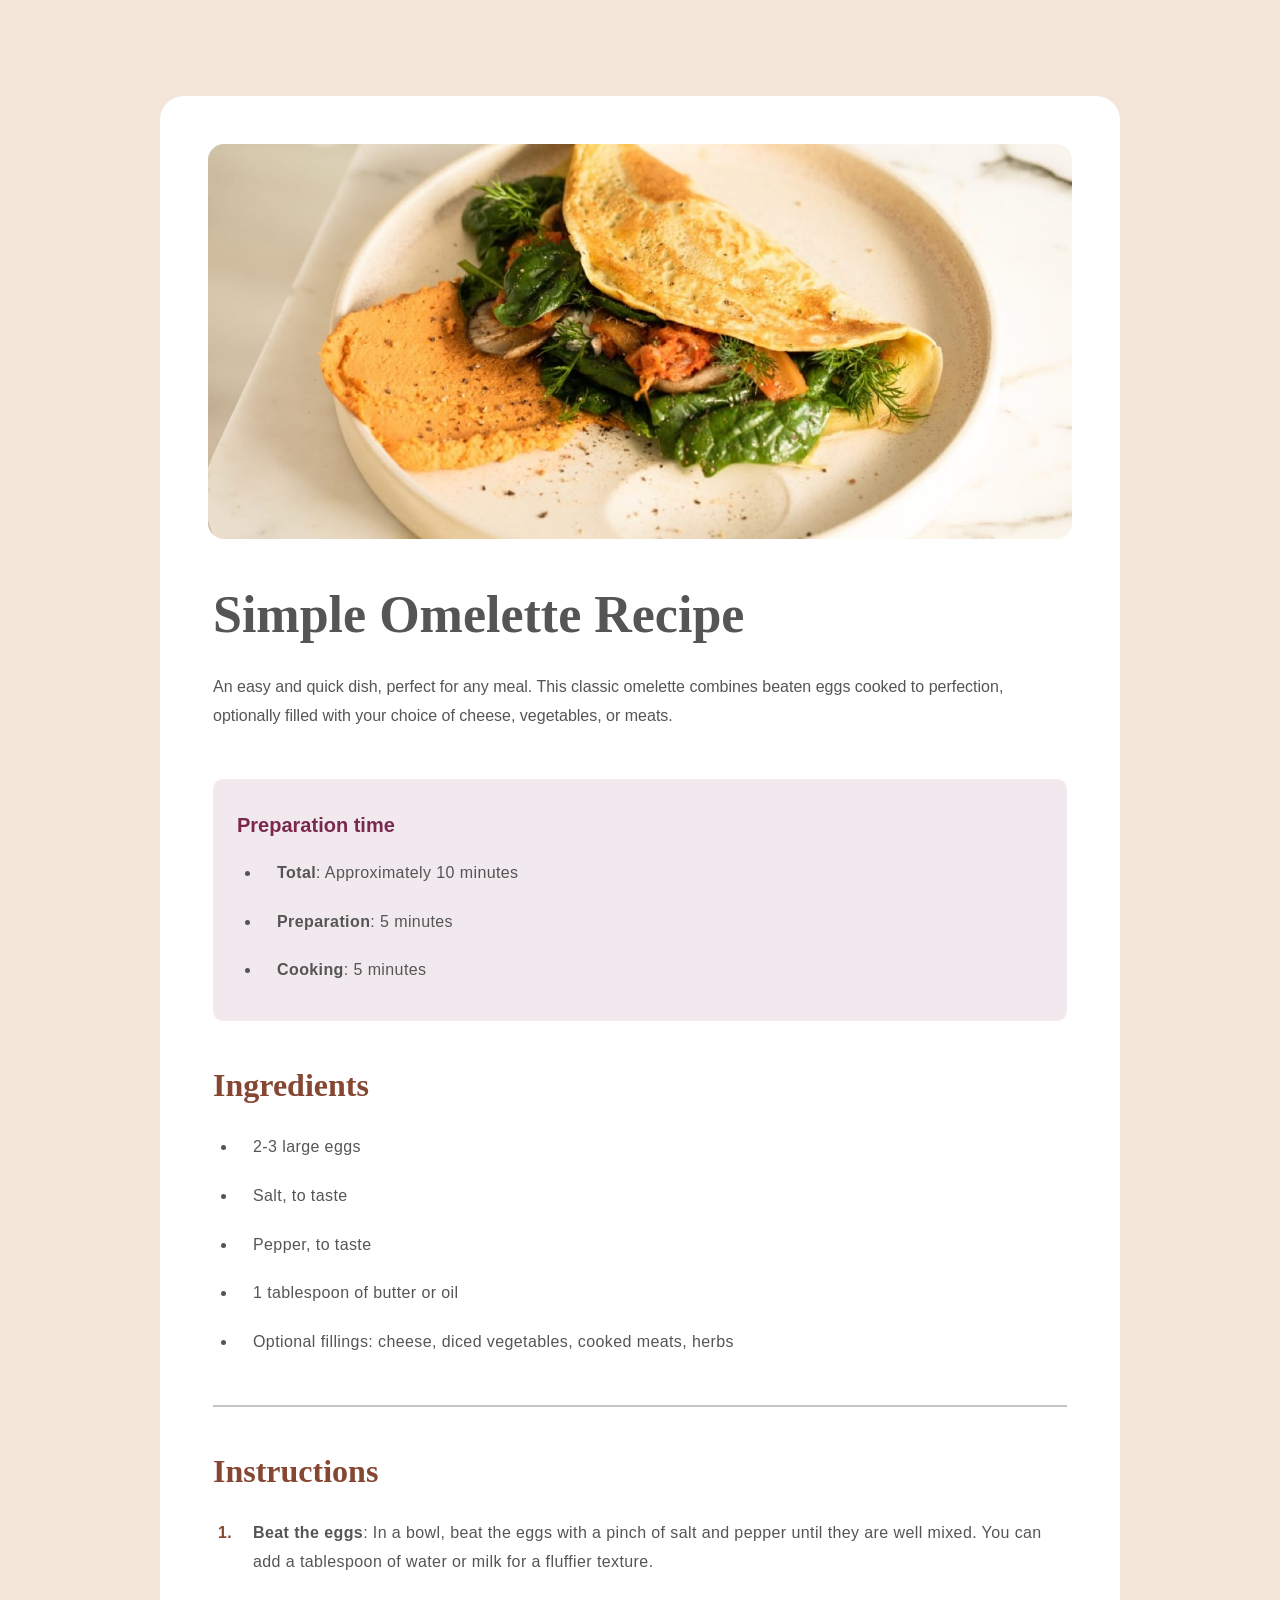
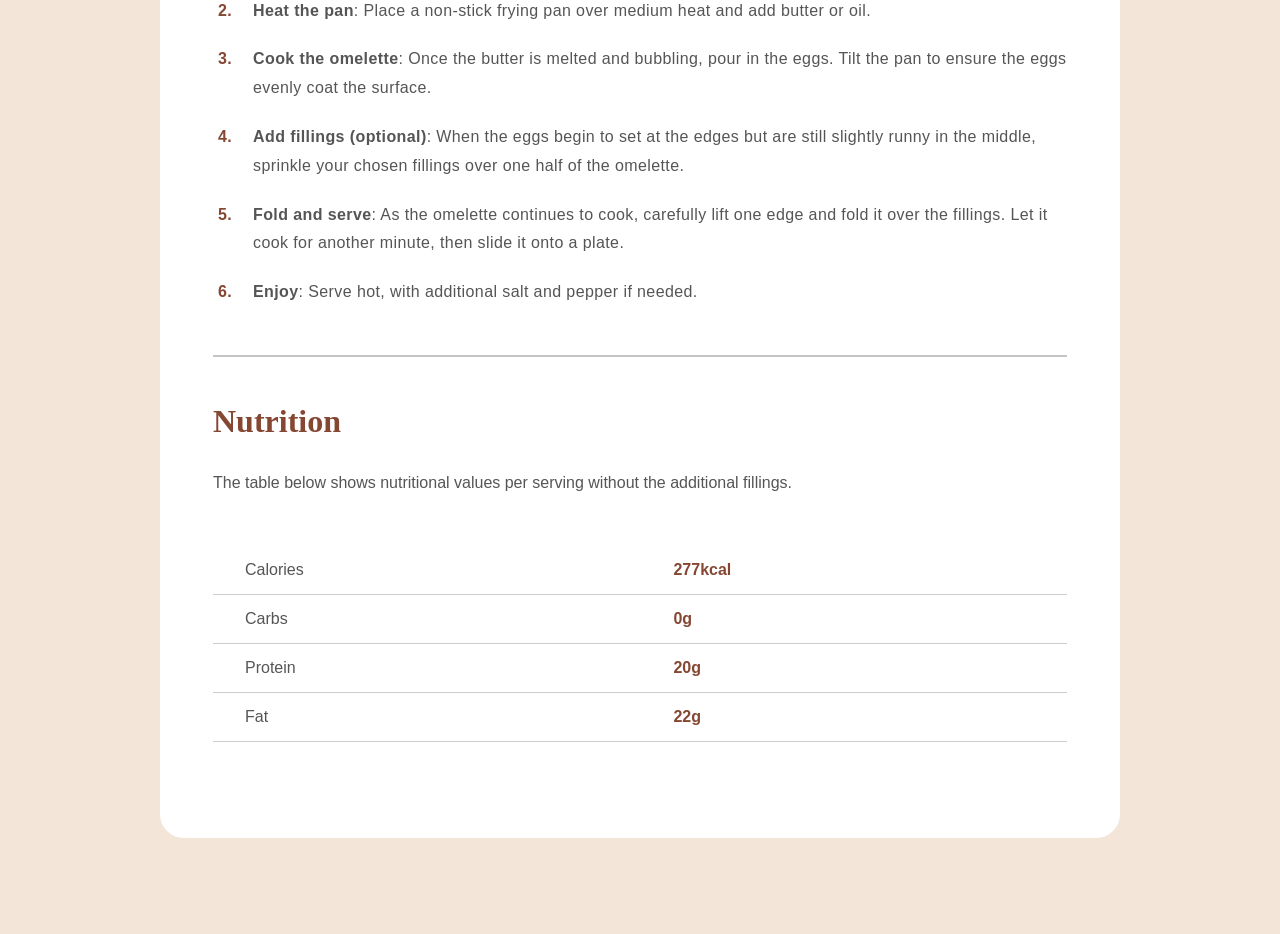
<file: 1 - PrimeiroProjeto/index.html>
<!DOCTYPE html>
<html lang="en">
<head>
  <meta charset="UTF-8">
  <meta name="viewport" content="width=device-width, initial-scale=1.0">
  <link rel="icon" type="image/png" sizes="32x32" href="CSS/img/favicon-32x32.png">

  <link rel="stylesheet" href="CSS/style.css">
  <link rel="stylesheet" href="CSS/queries.css">
  <link rel="stylesheet" href="https://fonts.google.com/specimen/Young+Serif">
  <title>front end Mentor</title>
  <link rel="stylesheet" href="https://fonts.google.com/specimen/Outfit">
</head>

<body>
  <section class="section-meals">
    <img src="CSS/img/image-omelette.jpeg" class="banner" alt="taco mexicano"> <!-- invisivel no layout Desktop e visivel no layout Mobile -->
    <div class="container">
      <img src="CSS/img/image-omelette.jpeg" class="meals-banner" alt="taco mexicano">
      <div class="meals-content">
        <h2 class="meals-title">Simple Omelette Recipe</h2>
        <p class="meals-text">An easy and quick dish, perfect for any meal. This classic omelette combines beaten eggs cooked 
          to perfection, optionally filled with your choice of cheese, vegetables, or meats.</p>
        <div class="preparation-content">
          <h3 class="preparation-title">Preparation time</h3>
          <ul class="preparation-list">
            <li class="preparation-item"><strong>Total</strong>: Approximately 10 minutes</li>
            <li class="preparation-item"><strong>Preparation</strong>: 5 minutes</li>
            <li class="preparation-item"><strong>Cooking</strong>: 5 minutes</li>
          </ul>
        </div>
        <h2 class="meals-subtitle">Ingredients</h2>
        <ul class="ingredients-list">
          <li class="ingredients-item">2-3 large eggs</li>
          <li class="ingredients-item">Salt, to taste</li>
          <li class="ingredients-item">Pepper, to taste</li>
          <li class="ingredients-item">1 tablespoon of butter or oil</li>
          <li class="ingredients-item">Optional fillings: cheese, diced vegetables, cooked meats, herbs</li>
        </ul>
        <hr class="line-bottom">
        <h2 class="meals-subtitle">Instructions</h2>
        <ol class="instructions-list">
          <li class="instructions-item"><strong>Beat the eggs</strong>: In a bowl, beat the eggs with a pinch of salt and pepper until they are well mixed. 
            You can add a tablespoon of water or milk for a fluffier texture.</li>
          <li class="instructions-item"><strong>Heat the pan</strong>: Place a non-stick frying pan over medium heat and add butter or oil.</li>
          <li class="instructions-item"><strong>Cook the omelette</strong>: Once the butter is melted and bubbling, pour in the eggs. Tilt the pan to ensure the eggs evenly coat the surface.</li>
          <li class="instructions-item"><strong>Add fillings (optional)</strong>: When the eggs begin to set at the edges but are still slightly runny in the 
            middle, sprinkle your chosen fillings over one half of the omelette.</li>
          <li class="instructions-item"><strong>Fold and serve</strong>: As the omelette continues to cook, carefully lift one edge and fold it over the 
            fillings. Let it cook for another minute, then slide it onto a plate.</li>
          <li class="instructions-item"><strong>Enjoy</strong>: Serve hot, with additional salt and pepper if needed.</li>  
        </ol>
        <hr class="line-bottom">
        <h2 class="meals-subtitle">Nutrition</h2>
        <p class="meals-text">The table below shows nutritional values per serving without the additional fillings.</p>
        <table class="nutrition-table">       
            <tr class="nutrition-list">
              <td class="nutrition-item">Calories</td>
              <td class="nutrition-item-bold">277kcal</td>
            </tr>
            <tr class="nutrition-list">
              <td class="nutrition-item">Carbs</td>
              <td class="nutrition-item-bold">0g</td>
            </tr>
            <tr class="nutrition-list">
              <td class="nutrition-item">Protein</td>
              <td class="nutrition-item-bold">20g</td>
            </tr>
            <tr class="nutrition-list">
              <td class="nutrition-item">Fat</td>
              <td class="nutrition-item-bold">22g</td>
            </tr>
        </table>
      </div>
    </div>
  </section>
</body>

</html>
</file>
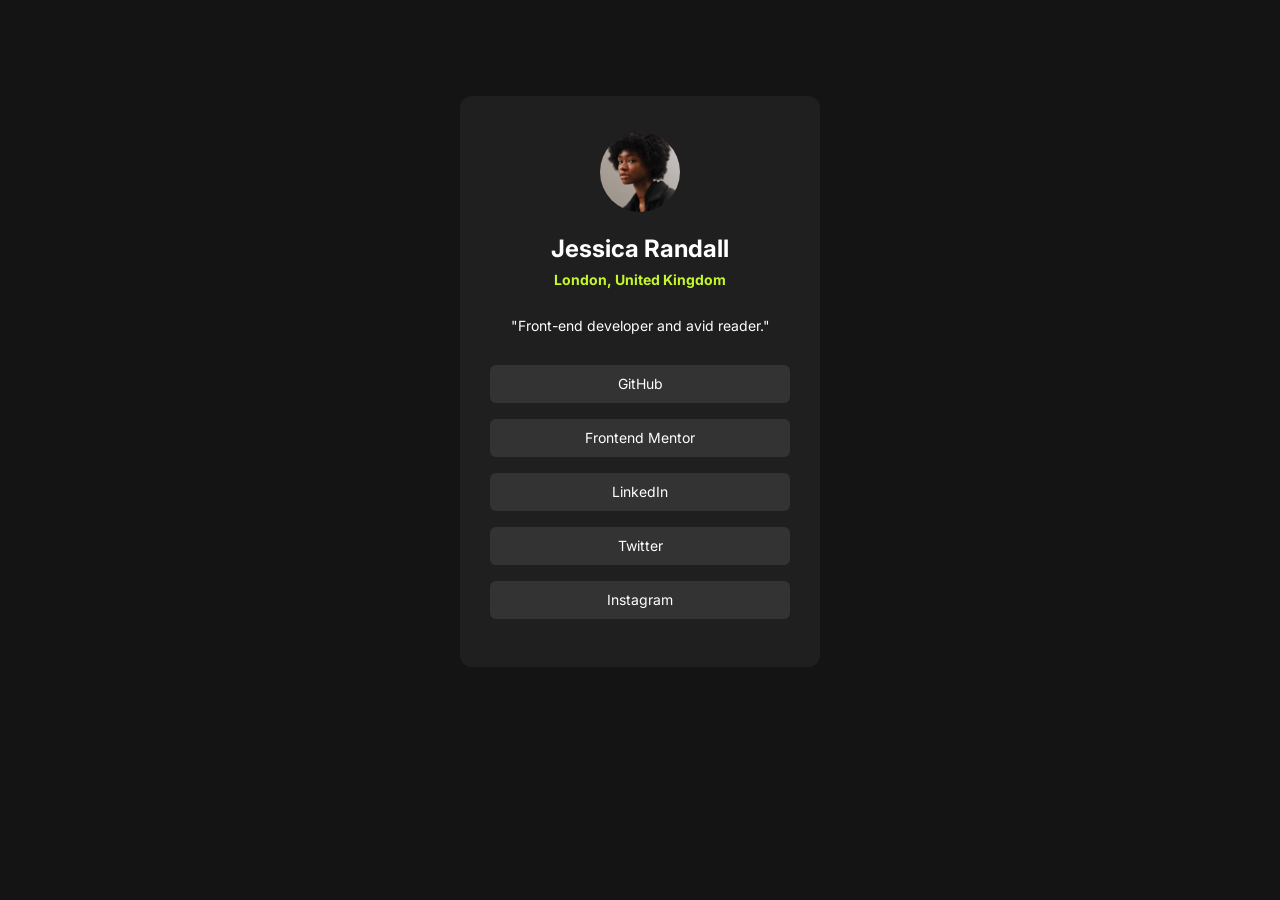
<file: 2 - PerfilDeLinksSociais/index.html>
<!DOCTYPE html>
<html lang="en">

<head>
  <meta charset="UTF-8">
  <meta name="viewport" content="width=device-width, initial-scale=1.0">
  <link rel="preconnect" href="https://fonts.googleapis.com">
  <link rel="preconnect" href="https://fonts.gstatic.com" crossorigin>
  <link href="https://fonts.googleapis.com/css2?family=Inter:ital,opsz,wght@0,14..32,100..900;1,14..32,100..900&display=swap" rel="stylesheet">
  <link rel="icon" href="CSS/img/favicon-32x32.png">

  <link rel="stylesheet" href="CSS/style.css">
  <title>Midia Social</title>
</head>
  
<body>
  <section class="midia-social">
    <div class="container">
      <img class="photo-jessica" src="CSS/img/avatar-jessica.jpeg" alt="">
      <h2 class="content-title">Jessica Randall</h2>
      <h3 class="content-subtitle">London, United Kingdom</h3>
      <p class="content-text">"Front-end developer and avid reader."</p>
      <ul class="content-list">
        <li class="content-item">GitHub</li>
        <li class="content-item">Frontend Mentor</li>
        <li class="content-item">LinkedIn</li>
        <li class="content-item">Twitter</li>
        <li class="content-item">Instagram</li>
      </ul>
    </div>
  </section>
</body>
  
</html>
</file>
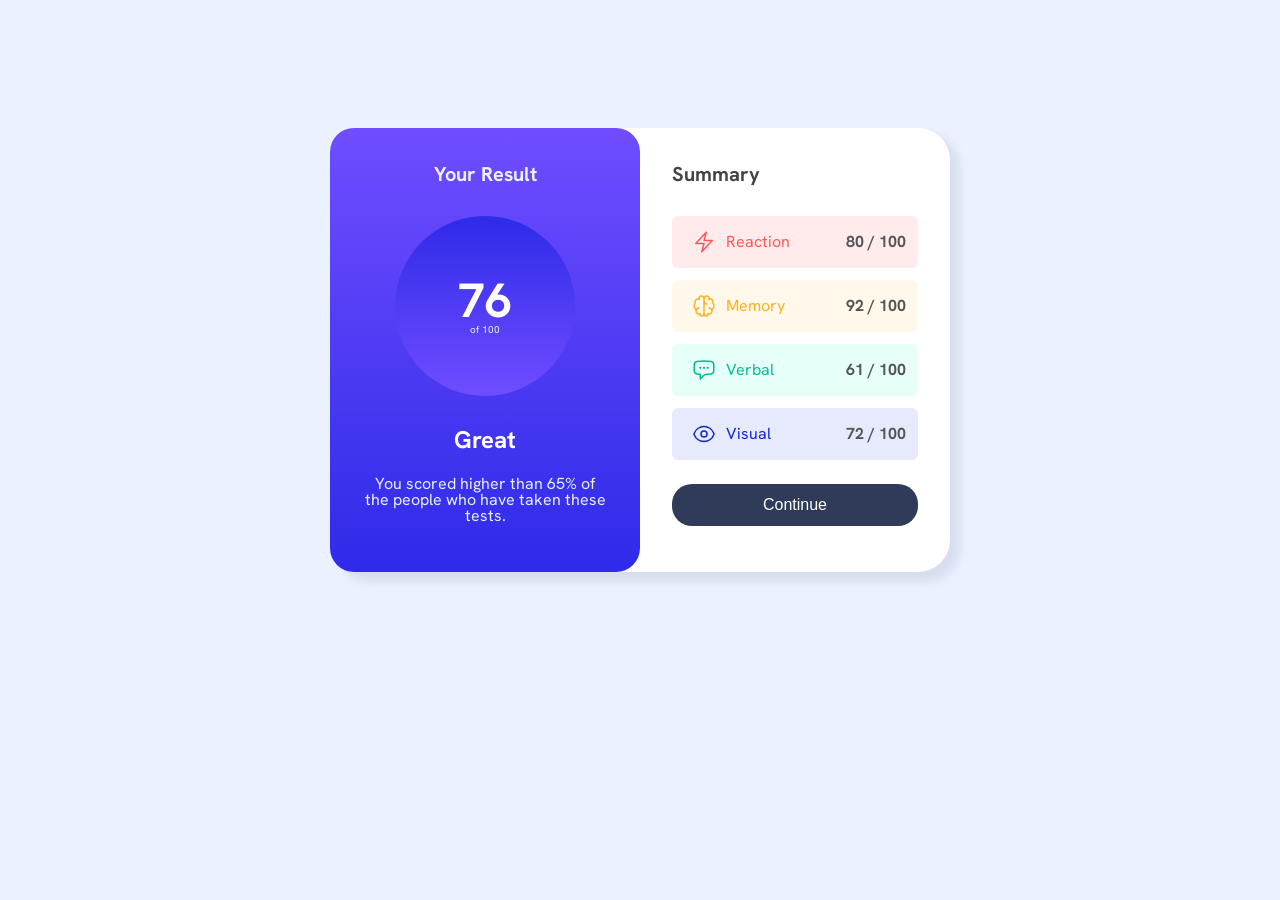
<file: 3 - ResumoDeResultado/index.html>
<!DOCTYPE html>
<html lang="en">
<head>
  <meta charset="UTF-8">
  <meta name="viewport" content="width=device-width, initial-scale=1.0">

  <link rel="preconnect" href="https://fonts.googleapis.com">
  <link rel="preconnect" href="https://fonts.gstatic.com" crossorigin>
  <link href="https://fonts.googleapis.com/css2?family=Hanken+Grotesk:ital,wght@0,100..900;1,100..900&display=swap" rel="stylesheet">
  <link rel="stylesheet" href="CSS/style.css">
  <link rel="stylesheet" href="CSS/queries.css">

  <title>Resumo de Resultado</title>

</head>

<body>
  <section class="result-summary">
    <div class="container">
      <div class="grid-col-2">
         <div class="content-result">
          <h2 class="result-title">Your Result</h2>
          <div class="content-value">
            <h3 class="value-number">76</h3>
            <p class="value-text">of 100</p>
          </div>
          <h3 class="result-subtitle">Great</h3>
          <p class="result-text">You scored higher than 65% of the people who have taken these tests.</p>
         </div>
         <div class="content-summary">
          <h2 class="summary-title">Summary</h2>
          <ul class="summary-list">
            <li class="summary-item-1">
              <svg class="icon-1" xmlns="http://www.w3.org/2000/svg" fill="none" viewBox="0 0 24 24" stroke-width="1.5" stroke="currentColor" class="size-6">
              <path stroke-linecap="round" stroke-linejoin="round" d="m3.75 13.5 10.5-11.25L12 10.5h8.25L9.75 21.75 12 13.5H3.75Z" />
              </svg>Reaction <strong>80 / 100</strong></li>
            <li class="summary-item-2">
              <svg class="icon-2" xmlns="http://www.w3.org/2000/svg"   width="20" height="20" fill="none" viewBox="0 0 20 20"><path stroke="#FFB21E" stroke-linecap="round" stroke-linejoin="round" stroke-width="1.25" d="M5.833 11.667a2.5 2.5 0 1 0 .834 4.858"/><path stroke="#FFB21E" stroke-linecap="round" stroke-linejoin="round" stroke-width="1.25" d="M3.553 13.004a3.333 3.333 0 0 1-.728-5.53m.025-.067a2.083 2.083 0 0 1 2.983-2.824m.199.054A2.083 2.083 0 1 1 10 3.75v12.917a1.667 1.667 0 0 1-3.333 0M10 5.833a2.5 2.5 0 0 0 2.5 2.5m1.667 3.334a2.5 2.5 0 1 1-.834 4.858"/><path stroke="#FFB21E" stroke-linecap="round" stroke-linejoin="round" stroke-width="1.25" d="M16.447 13.004a3.334 3.334 0 0 0 .728-5.53m-.025-.067a2.083 2.083 0 0 0-2.983-2.824M10 3.75a2.085 2.085 0 0 1 2.538-2.033 2.084 2.084 0 0 1 1.43 2.92m-.635 12.03a1.667 1.667 0 0 1-3.333 0"/></svg>Memory
              <strong>92 / 100</strong></li>
            <li class="summary-item-3">
              <svg class="icon-3" xmlns="http://www.w3.org/2000/svg" fill="none" viewBox="0 0 24 24" stroke-width="1.5" stroke="currentColor" class="size-6">
              <path stroke-linecap="round" stroke-linejoin="round" d="M8.625 9.75a.375.375 0 1 1-.75 0 .375.375 0 0 1 .75 0Zm0 0H8.25m4.125 0a.375.375 0 1 1-.75 0 .375.375 0 0 1 .75 0Zm0 0H12m4.125 0a.375.375 0 1 1-.75 0 .375.375 0 0 1 .75 0Zm0 0h-.375m-13.5 3.01c0 1.6 1.123 2.994 2.707 3.227 1.087.16 2.185.283 3.293.369V21l4.184-4.183a1.14 1.14 0 0 1 .778-.332 48.294 48.294 0 0 0 5.83-.498c1.585-.233 2.708-1.626 2.708-3.228V6.741c0-1.602-1.123-2.995-2.707-3.228A48.394 48.394 0 0 0 12 3c-2.392 0-4.744.175-7.043.513C3.373 3.746 2.25 5.14 2.25 6.741v6.018Z"/>
              </svg>Verbal <strong>61 / 100</strong>
            </li>
            <li class="summary-item-4">
              <svg class="icon-4" xmlns="http://www.w3.org/2000/svg" fill="none" viewBox="0 0 24 24" stroke-width="1.5" stroke="currentColor" class="size-6">
                <path stroke-linecap="round" stroke-linejoin="round" d="M2.036 12.322a1.012 1.012 0 0 1 0-.639C3.423 7.51 7.36 4.5 12 4.5c4.638 0 8.573 3.007 9.963 7.178.07.207.07.431 0 .639C20.577 16.49 16.64 19.5 12 19.5c-4.638 0-8.573-3.007-9.963-7.178Z" />
                <path stroke-linecap="round" stroke-linejoin="round" d="M15 12a3 3 0 1 1-6 0 3 3 0 0 1 6 0Z" />
              </svg> Visual <strong>72 / 100</strong>           
            </li>
          </ul>
          <button class="summary-btn">Continue</button>
         </div>
      </div>
    </div>
  </section>
</body>

</html>


<!-- 
  
  

  Reaction
  80 / 100

  Memory
  92 / 100

  Verbal
  61 / 100

  Visual
  72 / 100

  Continue 
  -->
</file>
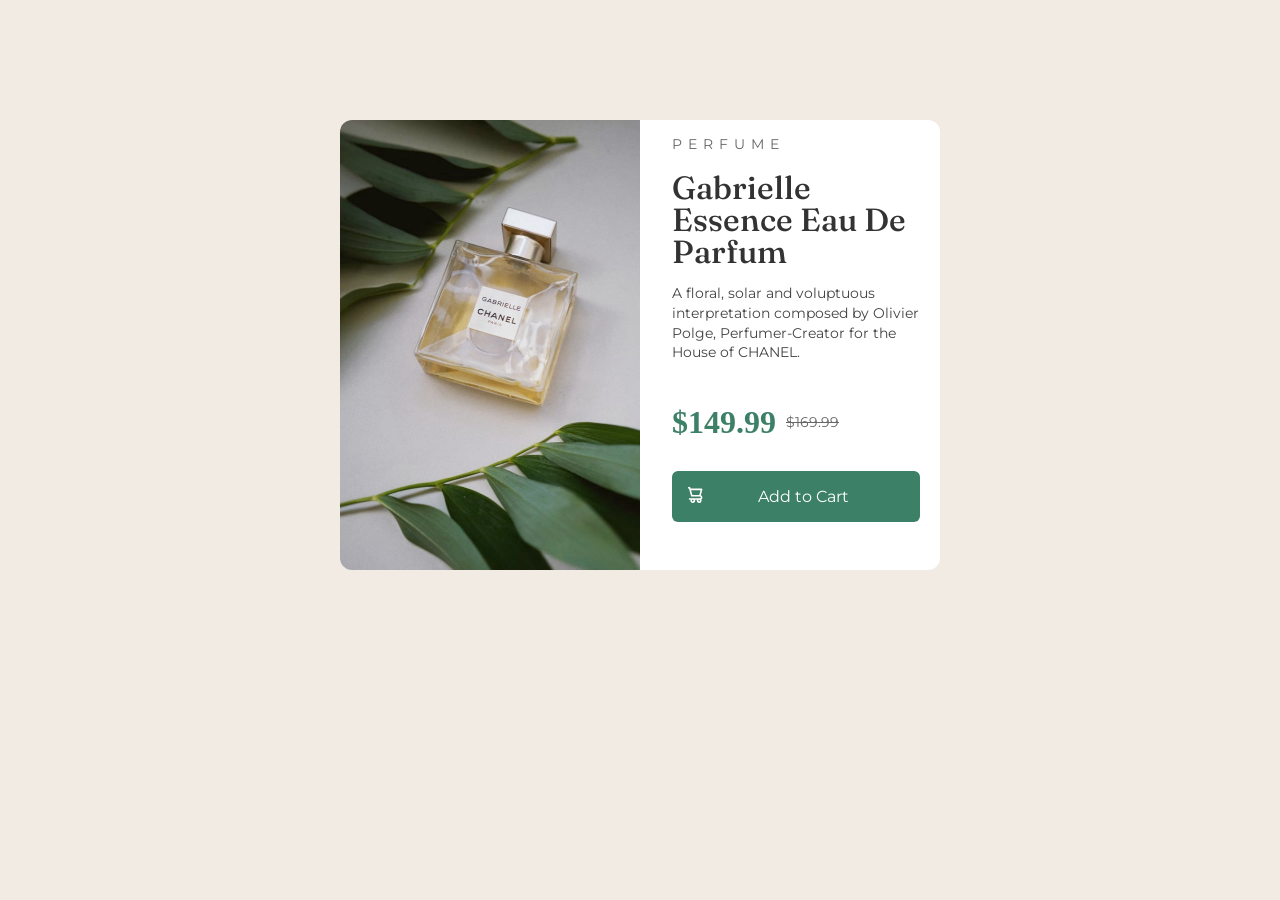
<file: 4 - TelaDeVenda/index.html>
<!doctype html>
<html lang="en">
  <head>
    <link rel="preconnect" href="https://fonts.googleapis.com" />
    <link rel="preconnect" href="https://fonts.gstatic.com" crossorigin />
    <link
      href="https://fonts.googleapis.com/css2?family=Montserrat:ital,wght@0,100..900;1,100..900&display=swap"
      rel="stylesheet"
    />
    <link rel="stylesheet" href="CSS/style.css" />
    <link rel="preconnect" href="https://fonts.googleapis.com" />
    <link rel="preconnect" href="https://fonts.gstatic.com" crossorigin />
    <link
      href="https://fonts.googleapis.com/css2?family=Fraunces:ital,opsz,wght@0,9..144,100..900;1,9..144,100..900&display=swap"
      rel="stylesheet"
    />

    <meta charset="UTF-8" />
    <meta name="viewport" content="width=device-width, initial-scale=1.0" />

    <title>Document</title>
  </head>

  <body>
    <section class="tela-venda">
      <div class="conteiner grid grid-2-cols">
        <!-- <div class="grid-col-2"> -->
        <img
          class="img"
          src="CSS/images/image-product-desktop.jpg"
          alt="imagem do produto"
        />
        <div class="informacoes-perfume">
          <ul class="informacoes">
            <li class="perfume">perfume</li>
            <li class="titulo-perfume">Gabrielle Essence Eau De Parfum</li>
            <li class="descricao-produto">
              A floral, solar and voluptuous interpretation composed by Olivier
              Polge, Perfumer-Creator for the House of CHANEL.
            </li>
            <li class="preco-promo">
              $149.99
              <p class="preco-anterior">$169.99</p>
            </li>
          </ul>
          <div class="btn">
            <a href="#" class="btn btn-compra">
              <img
                src="CSS/images/icon-cart.svg"
                alt="icone carrinho"
                class="icone-cart"
              />
              <p class="text-compra">Add to Cart</p>
            </a>
          </div>
          <!-- <h3 class="perfume">perfume</h3>
          <h2 class="titulo-perfume">Gabrielle Essence Eau De Parfum</h2>
          <p class="descricao-produto">A floral, solar and voluptuous interpretation composed by Olivier Polge, Perfumer-Creator for the House of CHANEL.</p>
          <h1 class="preco-atual">$149.99<p class="preco-anterior">$169.99</p></h1>
          <button class="btn-compra">Add to Cart</button> -->
        </div>
        <!-- </div> -->
      </div>
    </section>
  </body>
</html>
</file>
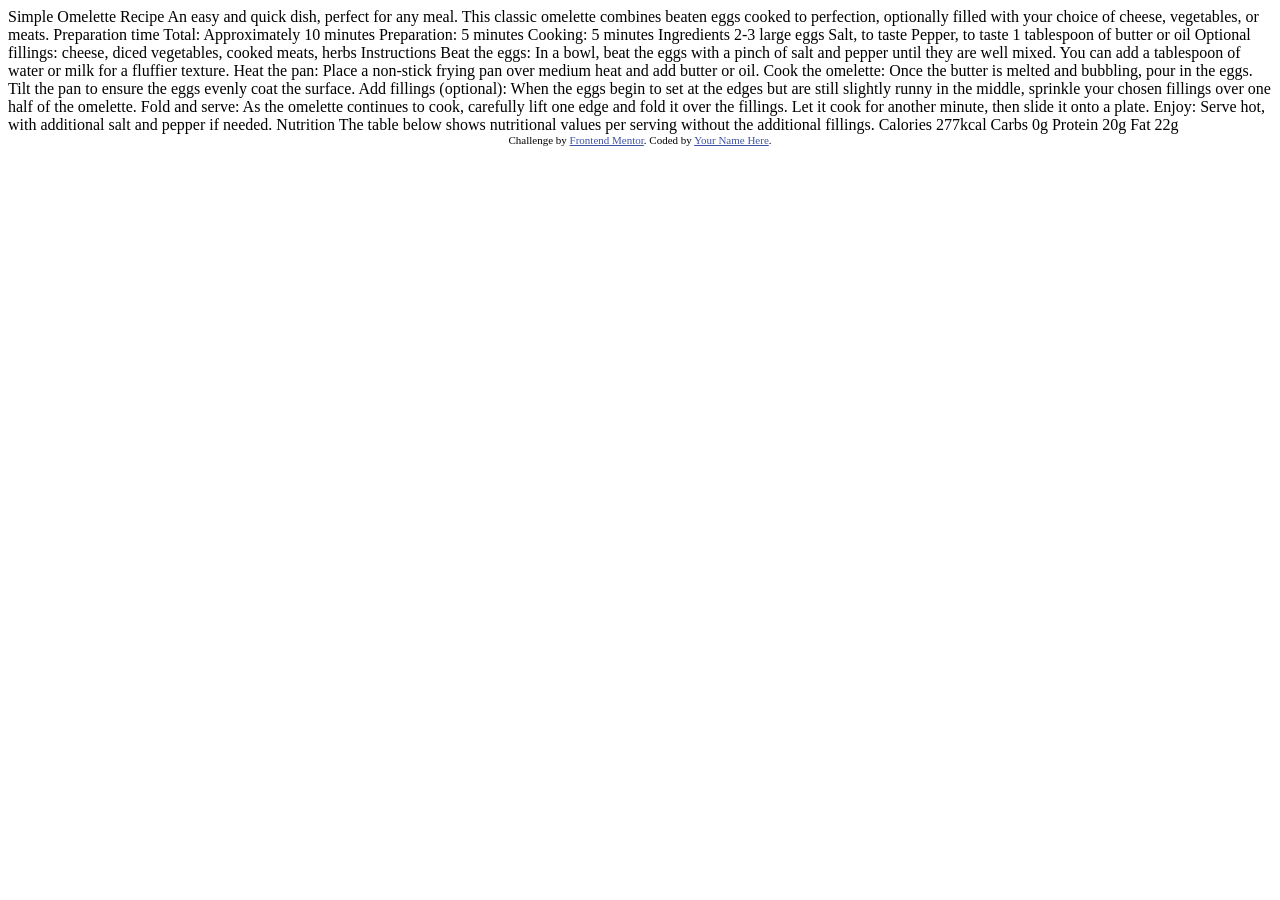
<file: 1 - PrimeiroProjeto/ProjetoBase/index.html>
<!DOCTYPE html>
<html lang="en">
<head>
  <meta charset="UTF-8">
  <meta name="viewport" content="width=device-width, initial-scale=1.0"> <!-- displays site properly based on user's device -->

  <link rel="icon" type="image/png" sizes="32x32" href="./assets/images/favicon-32x32.png">
  
  <title>Frontend Mentor | Recipe page</title>

  <!-- Feel free to remove these styles or customise in your own stylesheet 👍 -->
  <style>
    .attribution { font-size: 11px; text-align: center; }
    .attribution a { color: hsl(228, 45%, 44%); }
  </style>
</head>
<body>

  Simple Omelette Recipe

  An easy and quick dish, perfect for any meal. This classic omelette combines beaten eggs cooked 
  to perfection, optionally filled with your choice of cheese, vegetables, or meats.

  Preparation time

  Total: Approximately 10 minutes
  Preparation: 5 minutes
  Cooking: 5 minutes

  Ingredients

  2-3 large eggs
  Salt, to taste
  Pepper, to taste
  1 tablespoon of butter or oil
  Optional fillings: cheese, diced vegetables, cooked meats, herbs

  Instructions

  Beat the eggs: In a bowl, beat the eggs with a pinch of salt and pepper until they are well mixed. 
  You can add a tablespoon of water or milk for a fluffier texture.

  Heat the pan: Place a non-stick frying pan over medium heat and add butter or oil.

  Cook the omelette: Once the butter is melted and bubbling, pour in the eggs. Tilt the pan to ensure 
  the eggs evenly coat the surface.

  Add fillings (optional): When the eggs begin to set at the edges but are still slightly runny in the 
  middle, sprinkle your chosen fillings over one half of the omelette.

  Fold and serve: As the omelette continues to cook, carefully lift one edge and fold it over the 
  fillings. Let it cook for another minute, then slide it onto a plate.

  Enjoy: Serve hot, with additional salt and pepper if needed.

  Nutrition

  The table below shows nutritional values per serving without the additional fillings.

  Calories
  277kcal

  Carbs
  0g

  Protein
  20g

  Fat
  22g
  
  <div class="attribution">
    Challenge by <a href="https://www.frontendmentor.io?ref=challenge" target="_blank">Frontend Mentor</a>. 
    Coded by <a href="#">Your Name Here</a>.
  </div>
</body>
</html>
</file>
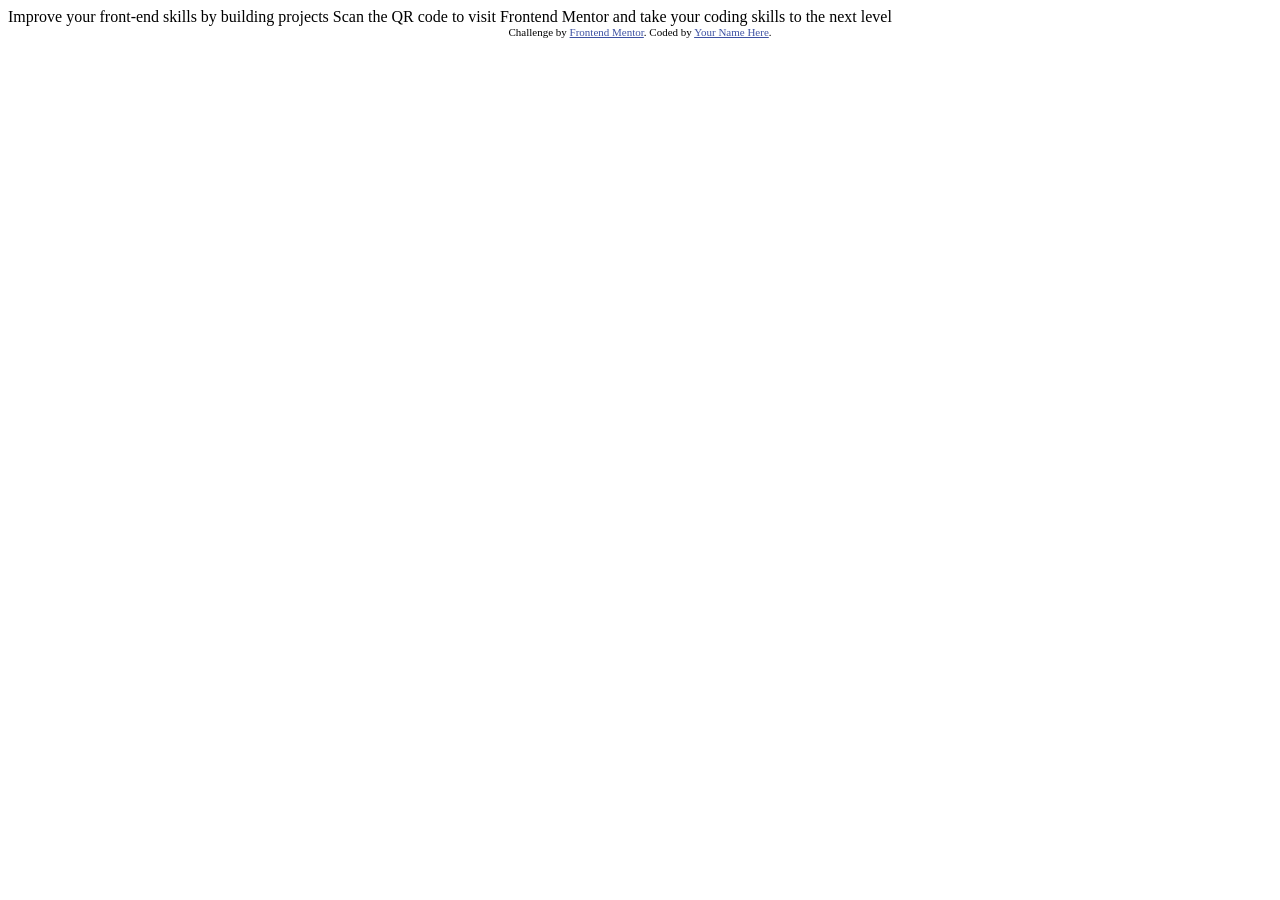
<file: 1 - Qrcode/ProjetoBase/index.html>
<!DOCTYPE html>
<html lang="en">
<head>
  <meta charset="UTF-8">
  <meta name="viewport" content="width=device-width, initial-scale=1.0"> <!-- displays site properly based on user's device -->

  <link rel="icon" type="image/png" sizes="32x32" href="./images/favicon-32x32.png">
  
  <title>Frontend Mentor | QR code component</title>

  <!-- Feel free to remove these styles or customise in your own stylesheet 👍 -->
  <style>
    .attribution { font-size: 11px; text-align: center; }
    .attribution a { color: hsl(228, 45%, 44%); }
  </style>
</head>
<body>

  Improve your front-end skills by building projects

  Scan the QR code to visit Frontend Mentor and take your coding skills to the next level
  
  <div class="attribution">
    Challenge by <a href="https://www.frontendmentor.io?ref=challenge" target="_blank">Frontend Mentor</a>. 
    Coded by <a href="#">Your Name Here</a>.
  </div>
</body>
</html>
</file>
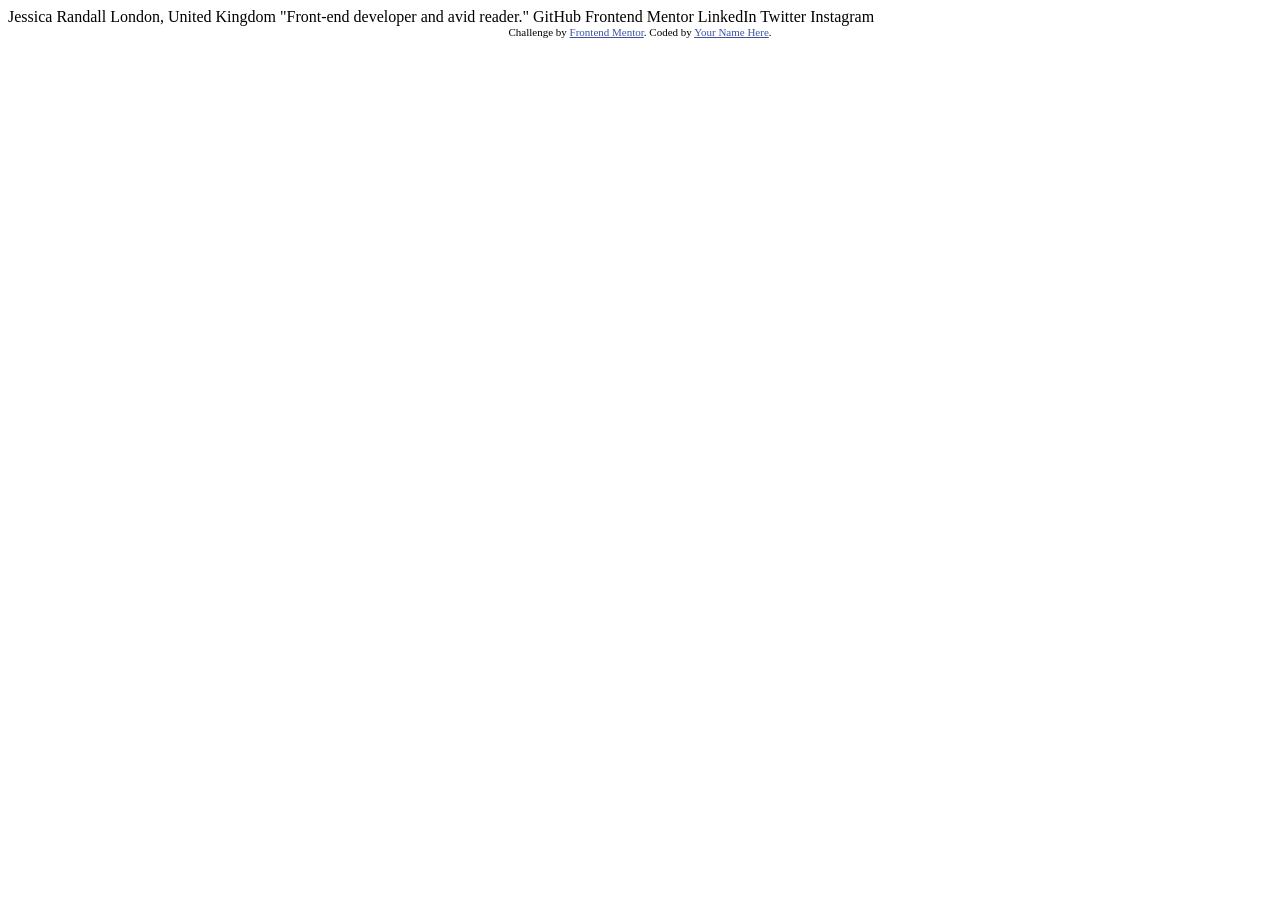
<file: 2 - PerfilDeLinksSociais/Projeto Base/index.html>
<!DOCTYPE html>
<html lang="en">
<head>
  <meta charset="UTF-8">
  <meta name="viewport" content="width=device-width, initial-scale=1.0"> <!-- displays site properly based on user's device -->

  <link rel="icon" type="image/png" sizes="32x32" href="./assets/images/favicon-32x32.png">
  
  <title>Frontend Mentor | Social links profile</title>

  <!-- Feel free to remove these styles or customise in your own stylesheet 👍 -->
  <style>
    .attribution { font-size: 11px; text-align: center; }
    .attribution a { color: hsl(228, 45%, 44%); }
  </style>
</head>
<body>

  Jessica Randall
  London, United Kingdom
  "Front-end developer and avid reader."

  GitHub
  Frontend Mentor
  LinkedIn
  Twitter
  Instagram
  
  <div class="attribution">
    Challenge by <a href="https://www.frontendmentor.io?ref=challenge" target="_blank">Frontend Mentor</a>. 
    Coded by <a href="#">Your Name Here</a>.
  </div>
</body>
</html>
</file>
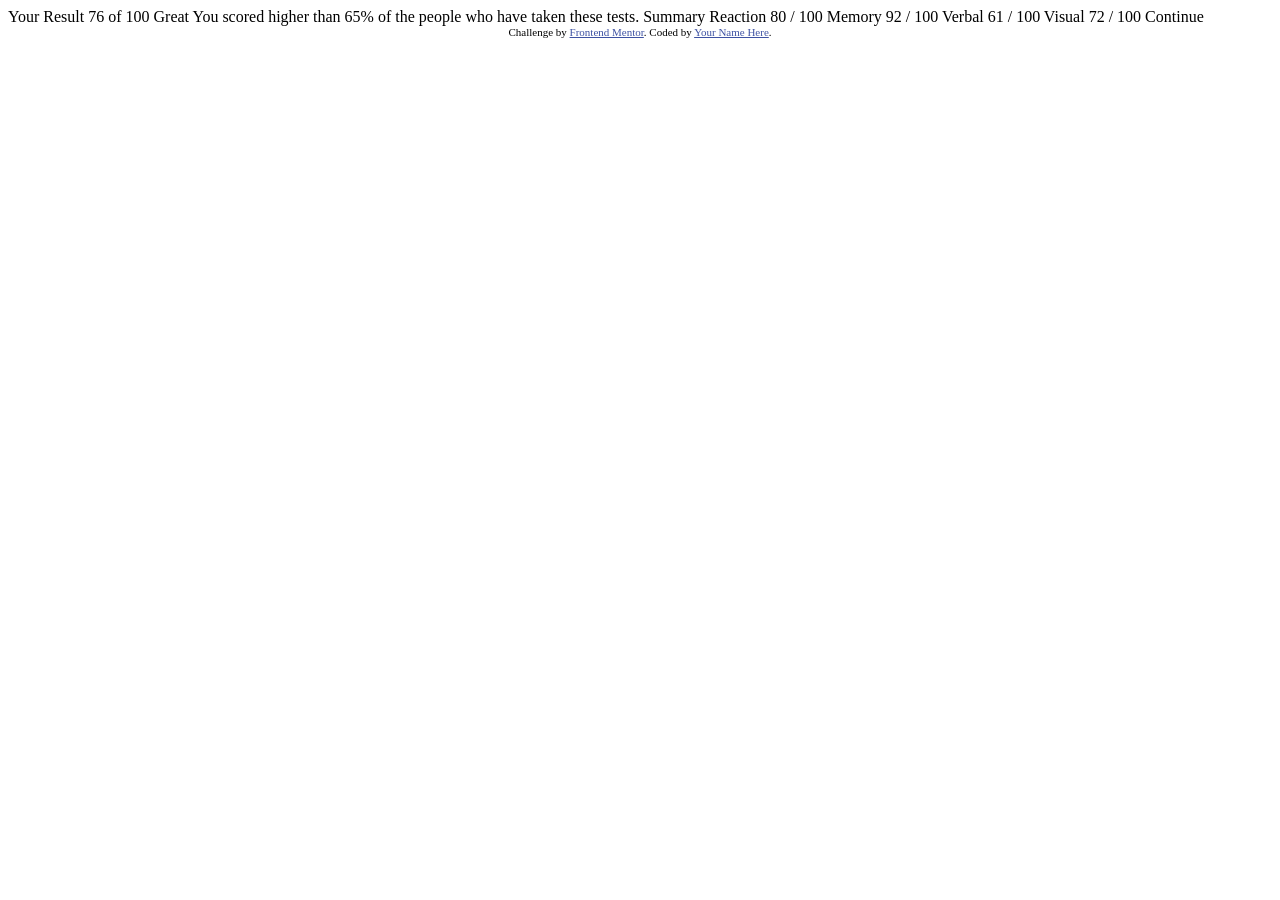
<file: 3 - ResumoDeResultado/Projeto Base/index.html>
<!DOCTYPE html>
<html lang="en">
<head>
  <meta charset="UTF-8">
  <meta name="viewport" content="width=device-width, initial-scale=1.0"> <!-- displays site properly based on user's device -->

  <link rel="icon" type="image/png" sizes="32x32" href="./assets/images/favicon-32x32.png">
  
  <title>Frontend Mentor | Results summary component</title>

  <!-- Feel free to remove these styles or customise in your own stylesheet 👍 -->
  <style>
    .attribution { font-size: 11px; text-align: center; }
    .attribution a { color: hsl(228, 45%, 44%); }
  </style>
</head>
<body>

  Your Result
  76
  of 100

  Great
  You scored higher than 65% of the people who have taken these tests.
  
  Summary

  Reaction
  80 / 100

  Memory
  92 / 100

  Verbal
  61 / 100

  Visual
  72 / 100

  Continue
  
  <div class="attribution">
    Challenge by <a href="https://www.frontendmentor.io?ref=challenge" target="_blank">Frontend Mentor</a>. 
    Coded by <a href="#">Your Name Here</a>.
  </div>
</body>
</html>
</file>
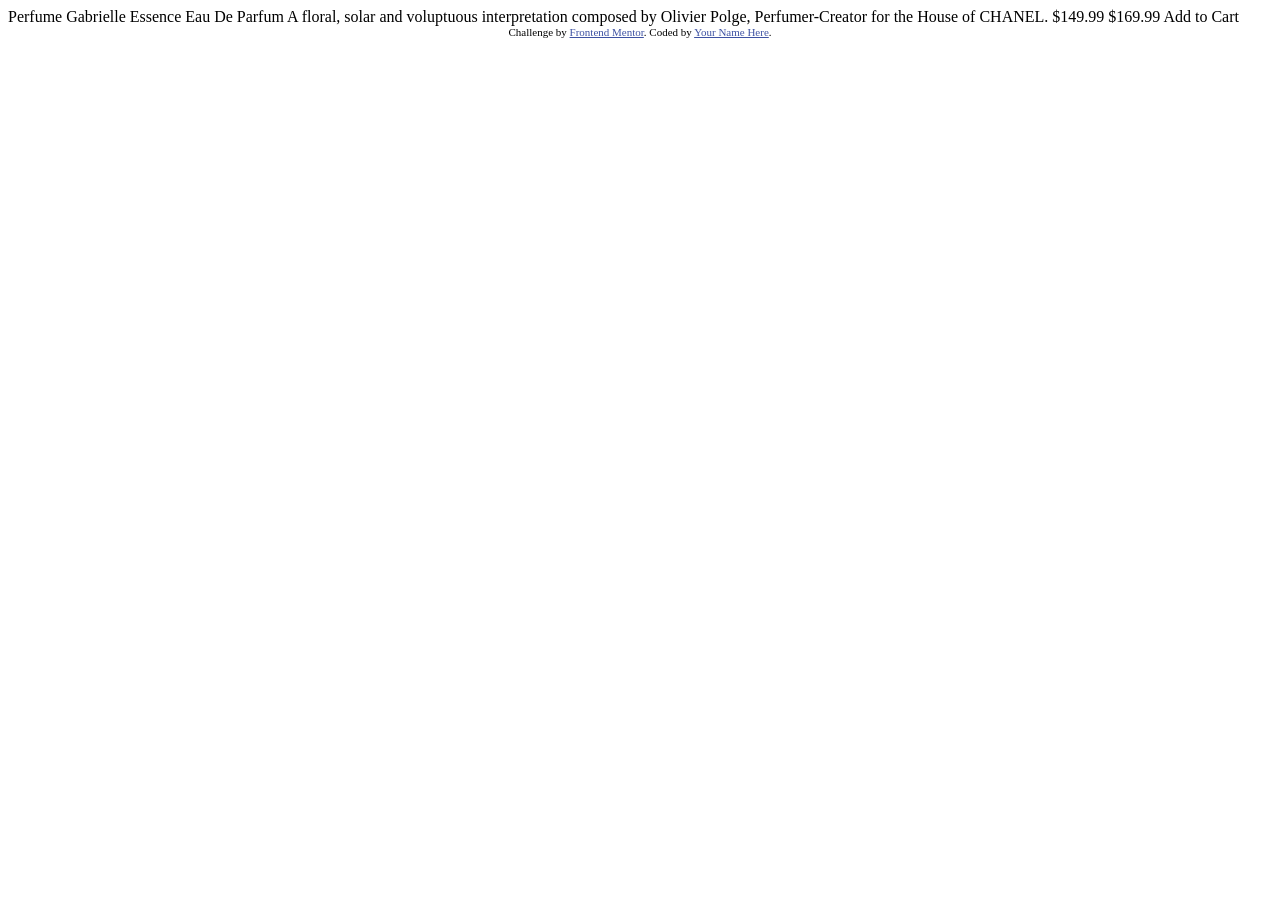
<file: 4 - TelaDeVenda/Projeto Base/index.html>
<!DOCTYPE html>
<html lang="en">
<head>
  <meta charset="UTF-8">
  <meta name="viewport" content="width=device-width, initial-scale=1.0"> <!-- displays site properly based on user's device -->

  <link rel="icon" type="image/png" sizes="32x32" href="./images/favicon-32x32.png">
  
  <title>Frontend Mentor | Product preview card component</title>

  <!-- Feel free to remove these styles or customise in your own stylesheet 👍 -->
  <style>
    .attribution { font-size: 11px; text-align: center; }
    .attribution a { color: hsl(228, 45%, 44%); }
  </style>
</head>
<body>

  Perfume

  Gabrielle Essence Eau De Parfum

  A floral, solar and voluptuous interpretation composed by Olivier Polge, 
  Perfumer-Creator for the House of CHANEL.

  $149.99
  $169.99

  Add to Cart
  
  <div class="attribution">
    Challenge by <a href="https://www.frontendmentor.io?ref=challenge" target="_blank">Frontend Mentor</a>. 
    Coded by <a href="#">Your Name Here</a>.
  </div>
</body>
</html>
</file>
<file: 1 - PrimeiroProjeto/CSS/style.css>
* {
  padding: 0;
  margin: 0;
  box-sizing: border-box;
}
html {
  font-size: 62.5%;
}
body {
  color: #555;
  font-family: 'Young Serif', sans-serif;
  font-family: 'Outfit', sans-serif;
  line-height: 1;
  font-weight: 400;
  background-color: rgb(243, 230, 216);
}
.section-meals {
  padding: 9.6rem 0rem;
}
.container {
  max-width: 96rem;
  margin: 0 auto;
  padding: 4.8rem;
  border-radius: 2.4rem;
  background-color: rgb(255, 255, 255);
}
.banner {
  display: none;
}
.meals-content {
  padding: 4.8rem 0.5rem;
}
.meals-banner {
  width: 100%;
  border-radius: 1.6rem;
}
.meals-title {
  font-weight: 700;
  font-size: 5.2rem;
  font-family: 'Outfit', serif;
  margin-bottom: 3.2rem;
}
.meals-subtitle {
  font-size: 3.2rem;
  font-weight: 700;
  font-family: 'Young Sefif', serif;
  color: rgb(133, 70, 50);
  margin-bottom: 3.2rem;
}
.meals-text {
  font-size: 1.6rem;
  line-height: 1.8;
  margin-bottom: 4.8rem;
  font-weight: 400;
}
.preparation-content {
  background-color: rgba(123, 40, 79, 0.1);
  padding: 3.6rem 2.4rem;
  border-radius: 1rem;
  margin-bottom: 4.8rem;
}
.preparation-title {
  font-size: 2rem;
  font-weight: 600;
  margin-bottom: 2.4rem;
  color: rgb(123, 40, 79);
}
.preparation-list,
.ingredients-list,
.instructions-list {
  margin-left: 2.4rem; 
  display: flex;
  flex-direction: column;
  gap: 2rem;
}
.preparation-item,
.ingredients-item,
.instructions-item {
  font-size: 1.6rem;
  padding-left: 1.6rem;
  letter-spacing: 0.04rem;
  line-height: 1.8;
}
.instructions-list .instructions-item::marker {
  color: rgb(133, 70, 50);
  font-weight: bold;
}
.nutrition-table {
  border-collapse: collapse;
  width: 100%;
}
.nutrition-list td, .nutrition-list th {
  border-bottom: 1px solid #ccc; /* Linha inferior de cada linha */
  text-align: left;
  padding: 1.6rem 3.2rem;
}
.nutrition-item, .nutrition-item-bold {
  font-size: 1.6rem;
}
.nutrition-item-bold {
  color: rgb(133, 70, 50);
  font-weight: bold;
}
.line-bottom {
  border: none;
  border: 0.1rem solid #c4c4c4;
  margin: 4.8rem 0;
}
</file>
<file: 1 - PrimeiroProjeto/CSS/queries.css>
@media (max-width: 62rem) {
  html {
    font-size: 50%;
  }
  body {
    background-color: white;
  }
  .section-meals {
    margin: 0rem 0rem;
    padding: 0rem 0rem;
  }
  .meals-banner {
    align-items: center;
    width: 100%;
    border-radius: 1.6rem;
  }
}
@media (max-width: 44rem) {
  html {
    font-size: 50%;
  }
  .meals-banner {
    display: none;
  }
  .banner {
    display: block;
    width: 100%;
  }
}
@media (max-width: 35rem) {
  html {
    font-size: 35%;
  }
}
@media (max-width: 25rem) {
  html {
    font-size: 30%;
  }
  html, body {
    min-width: 23rem;
  }
}
</file>
<file: 2 - PerfilDeLinksSociais/CSS/style.css>
/* ## Colors

- Green: hsl(75, 94%, 57%)

- White: hsl(0, 0%, 100%)

- Grey 700: hsl(0, 0%, 20%)
- Grey 800: hsl(0, 0%, 12%)
- Grey 900: hsl(0, 0%, 8%) */

* {
  margin: 0;
  padding: 0;
}
html {
  font-size: 62.5%;
}
body {
  font-family: 'Inter', sans-serif;
  font-weight: 400;
  line-height: 1;
  color: rgb(255, 255, 255);
  background-color: hsl(0, 0%, 8%);
}
.midia-social {
  padding: 9.6rem 0;
}
.container {
  margin: 0 auto;
  max-width: 36rem;
  padding: 3.6rem 0;
  text-align: center;
  border-radius: 1.2rem;
  background-color: rgb(31, 31, 31);
}
.photo-jessica {
  border-radius: 50%;
  width: 8rem;
  height: 8rem;
  margin-bottom: 2.4rem;
}
.content-title {
  font-size: 2.4rem;
  margin-bottom: 1.2rem;
}
.content-subtitle {
  font-size: 1.4rem;
  color: rgb(197, 248, 42);
  margin-bottom: 3.2rem;
}
.content-text {
  font-size: 1.4rem;
  margin-bottom: 3.2rem;
}
.content-list {
  list-style: none;
  display: flex;
  flex-direction: column;
  gap: 1.6rem;
  text-align: center;
  max-width: 30rem;
  margin: 0 auto;
  margin-bottom: 1.2rem;
}
.content-item {
  font-size: 1.4rem;
  display: inline-block;
  align-items: center;
  padding: 1.2rem 3rem;
  border-radius: 0.6rem;
  background-color: rgb(51, 51, 51);
}
.content-item:hover {
  color: rgb(197, 248, 42);
  cursor: pointer;
}
</file>
<file: 3 - ResumoDeResultado/CSS/style.css>
/* 
- Light red: hsl(0, 100%, 67%)
- Orangey yellow: hsl(39, 100%, 56%)
- Green teal: hsl(166, 100%, 37%)
- Cobalt blue: hsl(234, 85%, 45%)

## Gradients

- Light slate blue (background): hsl(252, 100%, 67%)
- Light royal blue (background): hsl(241, 81%, 54%)

- Violet blue (circle): hsla(256, 72%, 46%, 1)
- Persian blue (circle): hsla(241, 72%, 46%, 0)



### Neutral

- White: hsl(0, 0%, 100%)
- Pale blue: hsl(221, 100%, 96%)
- Light lavender: hsl(241, 100%, 89%)
- Dark gray blue: hsl(224, 30%, 27%)
*/

* {
  margin: 0;
  padding: 0;
}
html {
  font-size: 62.5%;
}
body {
  font-family: "Hanken Grotesk", serif;
  font-weight: 400;
  line-height: 1;
  color: #444;
  background-color: rgb(235, 241, 255);
}
.result-summary {
  padding: 9.6rem 0rem;
}
.container {
  margin: 0 auto;
  max-width: 62rem;
  min-width: 10rem;
  padding: 3.2rem;
}
.grid-col-2 {
  display: grid;
  border-radius: 3.2rem;
  grid-template-columns: 1fr 1fr;
  background-color: rgb(255, 255, 255);
  box-shadow: 0.8rem 0.8rem 0.8rem 0.2rem rgba(48, 59, 90, 0.1);
}

/* ### CONTENT RESULT */

.content-result {
  padding: 3.6rem 3.2rem;
  border-radius: 2.4rem;
  display: flex;
  flex-direction: column;
  align-items: center;
  justify-content: center;
  background-image: linear-gradient(180deg, hsl(252, 100%, 65%), hsl(241, 81%, 54%));
}
.result-title {
  color: rgb(235, 241, 255);
  font-size: 2rem;
  margin-bottom: 3.2rem;
  align-items: center;
}
.content-value {
  width: 18rem;
  height: 18rem;
  display: flex;
  align-items: center;
  justify-content: center;
  flex-direction: column;
  border-radius: 50%;
  margin-bottom: 3.2rem;
  background-image: linear-gradient(360deg, hsl(252, 100%, 65%), hsl(241, 81%, 54%));
}
.value-number {
  font-size: 4.8rem;
  color: rgb(255, 255, 255);
}
.value-text {
  color: rgb(235, 241, 255);
}
.result-subtitle {
  font-size: 2.4rem;
  margin-bottom: 2.4rem;
  color: rgb(255, 255, 255);
}
.result-text {
  font-size: 1.6rem;
  text-align: center;
  margin-bottom: 1.2rem;
  color: rgb(235, 241, 255);
}

/* ### CONTENT SUMMARY */

.content-summary {
  padding: 3.6rem 3.2rem;
  display: flex;
  flex-direction: column;
}
.summary-title {
  font-size: 2rem;
  margin-bottom: 3.2rem;
}
.summary-list {
  list-style: none;
  display: flex;
  flex-direction: column;
  margin-bottom: 2.4rem;
  position: relative;
  gap: 1.2rem;
}
.summary-item-1 {
  border-radius: 0.6rem;
  font-size: 1.6rem;
  display: flex;
  align-items: center;
  padding: 1rem;
  color: hsl(0, 100%, 67%);
  background-color: hsl(0, 100%, 96%);
}
.summary-item-2 {
  border-radius: 0.6rem;
  font-size: 1.6rem;
  display: flex;
  align-items: center;
  padding: 1rem;
  color: hsl(39, 100%, 56%);
  background-color: hsl(39, 100%, 96%);
}
.summary-item-3 {
  border-radius: 0.6rem;
  font-size: 1.6rem;
  display: flex;
  align-items: center;
  padding: 1rem;
  color: hsl(166, 100%, 37%);
  background-color: hsl(166, 100%, 95%);
}
.summary-item-4 {
  border-radius: 0.6rem;
  font-size: 1.6rem;
  display: flex;
  align-items: center;
  padding: 1rem;
  color: hsl(234, 85%, 45%);
  background-color: hsl(234, 85%, 95%);
}
.icon-1 {
  width: 2.4rem;
  height: 2.4rem;
  padding: 0.4rem 1rem;
  color: hsl(0, 100%, 67%);
}
.icon-2 {
  width: 2.4rem;
  height: 2.4rem;
  padding: 0.4rem 1rem;
}
.icon-3 {
  width: 2.4rem;
  height: 2.4rem;
  padding: 0.4rem 1rem;
  color: hsl(166, 100%, 37%);
}
.icon-4 {
  width: 2.4rem;
  height: 2.4rem;
  padding: 0.4rem 1rem;
  color: hsl(234, 85%, 45%);
}
strong {
  padding: 1.2rem;
  color: #555;
  position: absolute;
  right: 0;
}
.summary-btn {
  color: #fff;
  font-size: 1.6rem;
  padding: 1.2rem;
  border-radius: 2rem;
  border: none;
  background-color: hsl(224, 30%, 27%);
}
.summary-btn:hover {
  color: #999;
  cursor: pointer;
  background-color: hsl(224, 30%, 20%);
}
</file>
<file: 3 - ResumoDeResultado/CSS/queries.css>
@media (max-width: 41rem) {
  html {
    font-size: 56.25%;
  }
}
@media (max-width: 38rem) {
  html {
    font-size: 50%;
  }
}
@media (max-width: 32rem) {
  html {
    font-size: 75%;
  }
  body {
    background-color: #fff;
  }
  .container {
    margin: 0;
    padding: 0;
  }
  .result-summary {
    padding: 0px;
    top: -2%;
    width: 100%;
    position: absolute;
  }
  .grid-col-2 {
    box-shadow: none;
    grid-template-columns: 1fr;
  }
  .result-title {
    padding: 4.8rem 0rem;
  }
}
</file>
<file: 4 - TelaDeVenda/CSS/style.css>
* {
  padding: 0;
  margin: 0;
  box-sizing: border-box;
}
html {
  font-size: 62.5%;
}
body {
  font-family: "Montserrat", sans-serif;
  line-height: 1;
  font-weight: 400;
  color: #444;
  background-color: rgb(242, 235, 227);
}

.tela-venda {
  padding: 12rem;
}
.conteiner {
  background-color: #fff;
  max-width: 60rem;
  margin: 0 auto;
  border-radius: 1.2rem;
  overflow: hidden;
}
.grid {
  display: grid;
  row-gap: 9.6rem;
  /* column-gap: 3.2rem; */
  align-items: center;
}
.grid-2-cols {
  grid-template-columns: repeat(2, 1fr);
}

.img {
  width: 100%;
  height: 100%;
  object-fit: cover;
}
.informacoes-perfume {
  list-style: none;
  display: flex;
  flex-direction: column;
  padding: 0rem 2rem 3.2rem 3.2rem;
}
.perfume,
.titulo-perfume,
.titulo-perfume,
.descricao-produto,
.preco-promo,
.btn-compra {
  display: flex;
  align-items: center;
  /* gap: 1.6rem; */
  line-height: 1.2;
  /* margin-bottom: 2rem; */
}
.perfume {
  font-size: 1.4rem;
  letter-spacing: 0.6rem;
  color: #666;
  text-transform: uppercase;
  font-weight: 400;
  margin-bottom: 2rem;
}
.titulo-perfume {
  color: #333;
  font-size: 3.2rem;
  font-weight: 500;
  line-height: 1;
  text-transform: capitalize;
  font-family: "Fraunces", serif;
  margin-bottom: 1.6rem;
}
.descricao-produto {
  font-size: 1.4rem;
  line-height: 1.4;
  color: #444;
  margin-bottom: 4rem;
}
.preco-promo {
  font-size: 3.2rem;
  font-family: "Frauces", serif;
  font-weight: bold;
  color: rgb(60, 128, 103);
  margin-bottom: 1rem;
}
.preco-anterior {
  padding-left: 1rem;
  font-size: 1.4rem;
  color: #666;
  font-weight: 400;
  font-family: "Montserrat", sans-serif;
}
.btn-compra {
  padding: 1.6rem;
  border-radius: 0.6rem;
  background-color: rgb(60, 128, 103);
  color: #fff;
  text-decoration: none;
  display: block;
  font-size: 1.6rem;
  /* display: flex;
  gap: 2rem; */
  /* text-align: center;
  align-items: center; */
}
.btn-compra:hover {
  background-color: rgb(50, 114, 90);
}
.preco-anterior {
  text-decoration: line-through;
}
.btn {
  margin-top: 1rem;
}
.text-compra {
  text-align: center;
}
.icone-cart {
  float: left;
}
</file>
